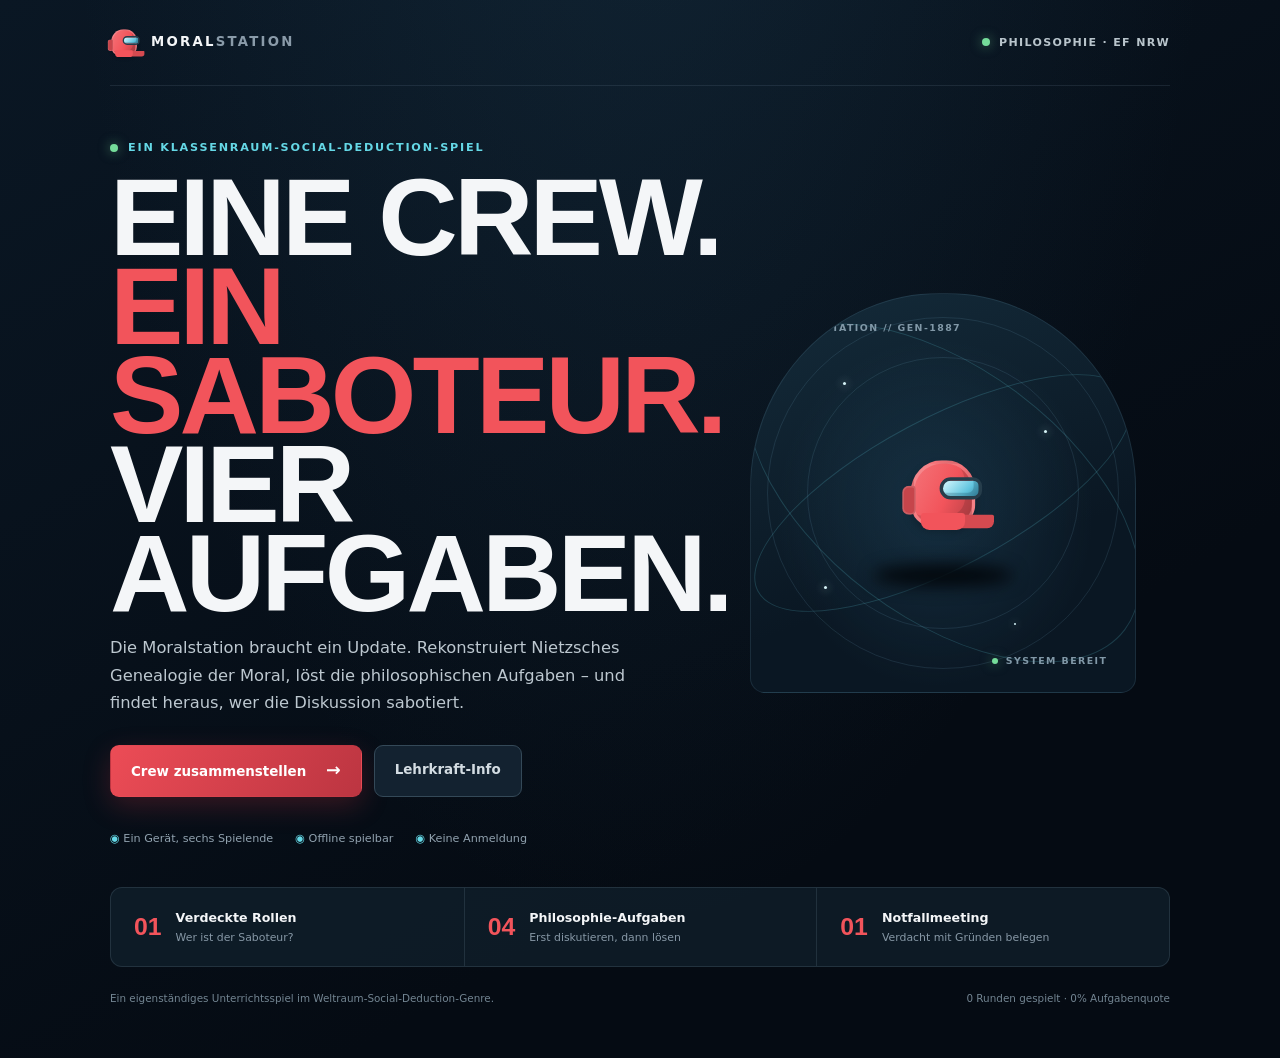
<file: index.html>
<!doctype html>
<html lang="de">
<head>
  <meta charset="utf-8">
  <meta name="viewport" content="width=device-width,initial-scale=1,viewport-fit=cover">
  <meta name="theme-color" content="#07111d">
  <meta name="description" content="Ein Weltraum-Social-Deduction-Spiel für Philosophie EF NRW: Rekonstruiert Nietzsches Genealogie der Moral und enttarnt den Saboteur.">
  <title>Moralstation – Philosophie EF NRW</title>
  <link rel="manifest" href="manifest.webmanifest">
  <link rel="stylesheet" href="style.css">
</head>
<body>
  <main id="app" class="shell" aria-live="polite"></main>
  <script>
    if ('serviceWorker' in navigator) {
      window.addEventListener('load', () => {
        navigator.serviceWorker.register('./sw.js').catch(() => {});
      });
    }
  </script>
  <script src="app.js"></script>
</body>
</html>
</file>
<file: style.css>
:root {
  color-scheme: dark;
  --space: #07111d;
  --panel: #101d2a;
  --panel-soft: #142434;
  --line: #263b4c;
  --ink: #f4f6f8;
  --muted: #a0b0bc;
  --red: #f2545b;
  --red-dark: #bc333e;
  --cyan: #65d8e6;
  --green: #75dc9a;
  --yellow: #f9cd65;
  --display: Impact, "Arial Narrow", sans-serif;
  --body: "Avenir Next", Avenir, ui-rounded, system-ui, sans-serif;
}

* { box-sizing: border-box; }

html { min-width: 320px; background: var(--space); }

body {
  min-width: 320px;
  min-height: 100vh;
  margin: 0;
  background:
    radial-gradient(ellipse at 50% -30%, rgba(42, 86, 113, .25), transparent 64%),
    linear-gradient(150deg, #0a1724, #050b13 70%);
  color: var(--ink);
  font: 16px/1.55 var(--body);
}

button, input { font: inherit; }
button { color: inherit; }
button:focus-visible, input:focus-visible, a:focus-visible { outline: 3px solid var(--cyan); outline-offset: 3px; }

.shell { width: min(1120px, 100%); min-height: 100vh; margin: auto; padding: 0 30px 28px; }
.home-screen { min-height: 100vh; }

.sitebar {
  height: 86px;
  display: flex;
  align-items: center;
  justify-content: space-between;
  border-bottom: 1px solid rgba(144, 173, 194, .13);
}

.wordmark { display: inline-flex; align-items: center; gap: 13px; color: var(--ink); text-decoration: none; font-weight: 900; font-size: .83rem; letter-spacing: .17em; }
.wordmark-light { color: #8a9ba9; }
.class-chip { display: inline-flex; align-items: center; gap: 9px; color: #b9c5cc; font-size: .69rem; font-weight: 800; letter-spacing: .12em; }
.status-dot { display: inline-block; flex: 0 0 auto; width: 8px; height: 8px; border-radius: 50%; background: var(--green); box-shadow: 0 0 12px rgba(117, 220, 154, .56); }

.hero-layout { min-height: 535px; display: grid; grid-template-columns: 1.08fr .92fr; align-items: center; gap: 20px; padding: 54px 0 40px; }
.hero-copy { position: relative; z-index: 1; }
.eyebrow { margin: 0 0 13px; color: var(--cyan); font-size: .7rem; line-height: 1.4; font-weight: 800; letter-spacing: .16em; }
.hero-copy .eyebrow { display: flex; align-items: center; gap: 10px; }
h1, h2, h3, p { margin-top: 0; }
h1 { margin: 16px 0 17px; font: 900 clamp(3.8rem, 8.6vw, 7.1rem)/.81 var(--display); letter-spacing: -.035em; text-transform: uppercase; }
.highlight { color: var(--red); }
.hero-description { max-width: 530px; color: #bdc8d0; font-size: 1.02rem; line-height: 1.68; }
.hero-actions, .button-row { display: flex; flex-wrap: wrap; align-items: center; gap: 12px; margin-top: 28px; }
.button { min-height: 52px; padding: 0 20px; border: 1px solid transparent; border-radius: 9px; cursor: pointer; font-size: .84rem; font-weight: 800; transition: transform .16s ease, filter .16s ease, background .16s ease; }
.button:hover, .vote-card:hover { transform: translateY(-2px); filter: brightness(1.1); }
.button-primary { color: white; background: linear-gradient(120deg, #ec4c56, #bc3541); box-shadow: 0 9px 28px rgba(220, 58, 69, .23); }
.button-primary span { margin-left: 15px; font-size: 1.1rem; }
.button-quiet { color: #d3dce2; background: #132230; border-color: #344958; }
.promise-row { display: flex; flex-wrap: wrap; gap: 10px 22px; margin-top: 33px; color: #91a2af; font-size: .7rem; }
.promise-row span::first-letter { color: var(--cyan); }

.station-art { position: relative; min-height: 400px; overflow: hidden; display: grid; place-items: center; isolation: isolate; border: 1px solid rgba(110, 153, 179, .17); border-radius: 49% 49% 15px 15px; background: radial-gradient(ellipse at 48% 55%, rgba(46, 101, 132, .28), transparent 56%), linear-gradient(160deg, #142b3a, #0a1723 65%); }
.station-art::before, .station-art::after { position: absolute; z-index: -1; content: ""; border: 1px solid rgba(118, 173, 202, .14); border-radius: 50%; }
.station-art::before { width: 350px; height: 350px; }
.station-art::after { width: 270px; height: 270px; }
.orbit { position: absolute; z-index: -1; border: 1px solid rgba(102, 217, 231, .19); border-radius: 50%; transform: rotate(-28deg); }
.orbit-one { width: 420px; height: 150px; }
.orbit-two { width: 455px; height: 250px; transform: rotate(37deg); }
.star { position: absolute; width: 3px; height: 3px; border-radius: 50%; background: #d6f3f7; box-shadow: 0 0 8px #d6f3f7; }
.star-one { top: 22%; left: 24%; }.star-two { top: 34%; right: 23%; }.star-three { bottom: 26%; left: 19%; }.star-four { right: 31%; bottom: 17%; width: 2px; height: 2px; }
.art-label { position: absolute; color: #8198a7; font-size: .59rem; font-weight: 700; letter-spacing: .15em; }
.label-top { top: 27px; left: 28px; }.label-bottom { bottom: 24px; right: 28px; display: flex; align-items: center; gap: 8px; }
.label-bottom .status-dot { width: 6px; height: 6px; }
.hero-crewmate { position: relative; display: grid; place-items: center; width: 190px; height: 220px; transform: translateY(3px); }
.hero-crewmate > .crewmate { transform: scale(1.6); }
.shadow { position: absolute; z-index: -1; bottom: 19px; left: 25px; width: 140px; height: 23px; border-radius: 50%; background: #03080d; filter: blur(8px); }

.crewmate { --suit: var(--red); position: relative; display: inline-block; flex: 0 0 auto; width: 38px; height: 39px; border: 2px solid rgba(255,255,255,.18); border-radius: 48% 45% 34% 34%; background: linear-gradient(115deg, color-mix(in srgb, var(--suit), white 17%), var(--suit) 56%, color-mix(in srgb, var(--suit), black 24%)); box-shadow: inset -4px -4px 0 rgba(0,0,0,.12), 0 3px 5px rgba(0,0,0,.25); }
.crewmate::before { position: absolute; content: ""; left: 4px; right: 4px; bottom: -4px; height: 10px; border-radius: 2px 2px 5px 5px; background: var(--suit); box-shadow: 18px 0 0 -1px color-mix(in srgb, var(--suit), black 12%); }
.crewmate .visor { position: absolute; top: 8px; right: -6px; width: 25px; height: 13px; border: 2px solid #263d4b; border-radius: 10px 8px 8px 10px; background: linear-gradient(135deg, #d6f9ff, #62c5df 66%, #388da8); box-shadow: inset -3px -2px 0 rgba(16, 58, 77, .23); }
.crewmate .pack { position: absolute; left: -7px; top: 13px; width: 8px; height: 17px; border-radius: 4px 2px 3px 4px; background: color-mix(in srgb, var(--suit), black 18%); border: 1px solid rgba(255,255,255,.13); }
.crewmate.tiny { transform: scale(.68); transform-origin: center; margin: -5px; }
.crewmate.large { transform: scale(1.7); margin: 22px 25px 27px; }
.crewmate.red { --suit: #f2545b; }.crewmate.blue { --suit: #4b9ee6; }.crewmate.yellow { --suit: #f2ce51; }.crewmate.green { --suit: #58c887; }.crewmate.pink { --suit: #d883c3; }.crewmate.orange { --suit: #ec9852; }.crewmate.cyan { --suit: #55c5d8; }

.brief-strip { display: grid; grid-template-columns: repeat(3, 1fr); border: 1px solid rgba(139, 166, 184, .17); border-radius: 12px; background: rgba(17, 32, 45, .75); }
.brief-strip > div { display: flex; align-items: center; gap: 14px; padding: 20px 23px; }
.brief-strip > div + div { border-left: 1px solid rgba(139, 166, 184, .17); }
.brief-number { color: var(--red); font: 800 1.55rem var(--display); }
.brief-strip b, .brief-strip small { display: block; }.brief-strip b { font-size: .79rem; }.brief-strip small { margin-top: 2px; color: #8798a6; font-size: .68rem; }
.home-footer { display: flex; justify-content: space-between; gap: 14px; padding: 23px 0; color: #738592; font-size: .65rem; }

.panel { width: min(760px, 100%); margin: 58px auto; padding: clamp(24px, 5vw, 48px); border: 1px solid #2b4152; border-radius: 16px; background: linear-gradient(145deg, rgba(20, 38, 53, .98), rgba(11, 24, 36, .98)); box-shadow: 0 25px 85px rgba(0,0,0,.33); }
.panel h2 { margin: 0 0 13px; font: 800 clamp(2.4rem, 7vw, 4rem)/.95 var(--display); text-transform: uppercase; letter-spacing: -.015em; }
.panel p { color: #b2c0ca; }
.screen-heading { margin-bottom: 26px; }.screen-heading > p:last-child { margin-bottom: 0; }
.crew-form { display: grid; grid-template-columns: 1fr 1fr; gap: 11px; }
.name-field { display: flex; align-items: center; gap: 11px; min-width: 0; padding: 8px 13px; border: 1px solid #344a5a; border-radius: 8px; background: #0b1824; }
.player-number { color: var(--cyan); font: 700 .82rem var(--display); }
.nameinput { width: 100%; min-width: 0; border: 0; outline: 0; color: var(--ink); background: transparent; }
.nameinput:focus-visible { outline: 0; }.name-field:focus-within { border-color: var(--cyan); }
.notice { display: flex; align-items: flex-start; gap: 11px; margin: 24px 0 4px; padding: 14px 16px; border: 1px solid rgba(101, 216, 230, .2); border-radius: 8px; background: rgba(101, 216, 230, .065); color: #b9ccd3; font-size: .79rem; }
.notice-icon { display: inline-grid; flex: 0 0 19px; width: 19px; height: 19px; place-items: center; border-radius: 50%; color: #09202a; background: var(--cyan); font-size: .72rem; font-weight: 900; }
.notice-warn { border-color: rgba(249, 205, 101, .23); background: rgba(249, 205, 101, .07); }.notice-warn .notice-icon { color: #221a08; background: var(--yellow); }

.pass-panel, .role-panel { text-align: center; max-width: 600px; padding-top: 50px; padding-bottom: 48px; }
.pass-panel > p:not(.eyebrow), .role-panel > p:not(.eyebrow) { max-width: 420px; margin: 10px auto 24px; }
.handoff-icon, .role-icon { display: grid; place-items: center; min-height: 110px; }
.pass-count, .role-label { color: #8b9eac !important; font-size: .66rem; font-weight: 800; letter-spacing: .18em; }
.pass-panel h2 { margin-top: 10px; }.role-panel h2 { color: var(--red); }
.role-crew h2 { color: var(--green); }.role-crew .eyebrow { color: var(--green); }
.role-panel .button, .pass-panel .button { margin-top: 6px; }

.briefing-panel > h2 { max-width: 520px; }.lead { font-size: 1rem; line-height: 1.7; }
.task-route { display: grid; grid-template-columns: repeat(4, 1fr); gap: 9px; margin: 28px 0; }
.route-stop { display: grid; justify-items: center; gap: 5px; padding: 14px 5px; border: 1px solid #304757; border-radius: 9px; background: #0c1925; }
.route-stop > span { color: var(--cyan); font-size: 1.3rem; }.route-stop small { color: var(--red); font: 700 .7rem var(--display); }.route-stop b { color: #c9d4db; font-size: .68rem; }
.briefing-panel > .button { margin-top: 24px; }

.mission-panel { width: min(800px, 100%); }
.mission-topline { display: flex; align-items: center; justify-content: space-between; gap: 12px; }
.timer { min-width: 69px; text-align: center; color: var(--yellow); font: 700 1.18rem var(--display); letter-spacing: .06em; font-variant-numeric: tabular-nums; }
.route-progress { display: flex; align-items: center; gap: 8px; margin: 13px 0 23px; }
.route-node { display: grid; flex: 1; height: 5px; place-items: center; border-radius: 10px; color: #7b8e9b; background: #304352; font-size: 0; }
.route-node.active { background: var(--red); box-shadow: 0 0 13px rgba(242, 84, 91, .5); }.route-node.complete { background: var(--green); }
.room-card { display: flex; align-items: center; gap: 14px; padding: 16px; border: 1px solid #314a5b; border-radius: 10px; background: linear-gradient(110deg, #152d3b, #122332); }
.room-icon { display: grid; flex: 0 0 45px; width: 45px; height: 45px; place-items: center; border-radius: 8px; color: var(--cyan); background: rgba(101,216,230,.11); font-size: 1.5rem; }
.room-card .eyebrow { margin-bottom: 1px; font-size: .58rem; }.room-card h2 { margin: 0; font-size: 1.6rem; }
.signal-bars { display: flex; align-items: flex-end; gap: 3px; margin-left: auto; height: 22px; }.signal-bars i { width: 4px; border-radius: 2px; background: var(--green); }.signal-bars i:nth-child(1) { height: 8px; }.signal-bars i:nth-child(2) { height: 15px; }.signal-bars i:nth-child(3) { height: 21px; }
.mission-question { margin: 26px 0 18px; }.task-type { color: var(--red); font-size: .62rem; font-weight: 800; letter-spacing: .15em; }.mission-question h3 { margin: 8px 0; font: 700 1.8rem/1.1 var(--display); }.mission-question p { margin-bottom: 0; color: #cfdae0; }
.choices { display: grid; gap: 9px; margin-top: 19px; }
.choice { display: grid; grid-template-columns: 35px 1fr 20px; align-items: center; gap: 11px; width: 100%; min-height: 66px; padding: 11px 15px; border: 1px solid #304655; border-radius: 9px; text-align: left; background: #101f2c; cursor: pointer; transition: border .15s, background .15s, transform .15s; }
.choice:hover { border-color: var(--cyan); background: #142a37; transform: translateX(2px); }
.choice-letter { display: grid; width: 30px; height: 30px; place-items: center; border-radius: 7px; color: var(--cyan); background: rgba(101,216,230,.1); font: 700 .9rem var(--display); }.choice-arrow { color: #8297a5; text-align: right; }
.discussion-tip { display: flex; gap: 9px; align-items: flex-start; margin: 20px 0 0 !important; color: #91a2ae !important; font-size: .72rem; }.discussion-tip span { color: var(--cyan); }

.result-panel { text-align: center; }.result-mark { display: grid; width: 58px; height: 58px; place-items: center; margin: 19px auto; border: 1px solid currentColor; border-radius: 50%; color: var(--green); font-size: 1.6rem; font-weight: 700; }.failure .result-mark { color: var(--yellow); }.result-panel h2 { font-size: clamp(2rem, 6vw, 3.3rem); }
.explanation { max-width: 570px; margin: 0 auto 22px; }.reflection-card { padding: 17px 20px; border: 1px solid #304756; border-radius: 9px; text-align: left; background: rgba(5, 15, 24, .5); }.reflection-card p { margin: 6px 0 0; }.result-panel > .button { margin-top: 24px; }

.meeting-panel { padding: 0; overflow: hidden; }.meeting-banner { display: flex; align-items: center; gap: 11px; padding: 15px 25px; color: #fff; background: linear-gradient(90deg, #ae2634, #dc3e49); font-size: .75rem; font-weight: 900; letter-spacing: .16em; }.meeting-banner .timer { margin-left: auto; color: #fff; }
.alert-beacon { width: 9px; height: 9px; border-radius: 50%; background: white; box-shadow: 0 0 15px white; animation: blink 1.1s infinite; }
@keyframes blink { 50% { opacity: .28; } }
.meeting-content { padding: clamp(24px, 5vw, 44px); }.meeting-content h2 { font-size: clamp(2.8rem, 8vw, 5rem); }.meeting-content > p:not(.eyebrow) { max-width: 560px; }
.vote-grid { display: grid; grid-template-columns: repeat(2, 1fr); gap: 9px; margin: 25px 0 13px; }
.vote-card { display: flex; align-items: center; gap: 13px; min-height: 63px; padding: 10px 13px; border: 1px solid #334b5b; border-radius: 8px; background: #10202d; cursor: pointer; text-align: left; transition: transform .15s, border .15s; }.vote-card:hover { border-color: var(--red); }
.vote-avatar { display: inline-grid; width: 35px; height: 39px; place-items: center; }.vote-avatar .crewmate { transform: scale(.77); }.vote-arrow { margin-left: auto; color: #8ba0ac; }

.summary-heading { display: flex; align-items: center; gap: 17px; margin: 22px 0; }.summary-heading .crewmate { margin: 14px 15px 16px 6px; }.summary-heading h2 { margin: 0 0 5px; font-size: clamp(2rem, 6vw, 3.4rem); }.summary-heading p { margin: 0; }
.summary-grid { display: grid; grid-template-columns: repeat(3, 1fr); gap: 10px; margin: 25px 0; }.summary-stat { min-width: 0; padding: 16px; border: 1px solid #314958; border-radius: 9px; background: #0d1b27; }.summary-stat span, .summary-stat b { display: block; }.summary-stat span { color: #92a5b1; font-size: .7rem; }.summary-stat b { margin-top: 8px; color: var(--cyan); font-size: 1rem; overflow-wrap: anywhere; }
.exit-ticket h3 { margin: 8px 0; font: 700 1.45rem var(--display); }.exit-ticket ol { margin: 10px 0 0; padding-left: 20px; color: #b8c7cf; font-size: .82rem; }.exit-ticket li + li { margin-top: 6px; }

.teacher-panel { width: min(900px, 100%); }.teacher-panel > h2 { max-width: 700px; }.teacher-cards { display: grid; grid-template-columns: repeat(3, 1fr); gap: 12px; margin: 25px 0; }.teacher-card { padding: 18px; border: 1px solid #304655; border-radius: 9px; background: #0e1d29; }.teacher-icon { color: var(--cyan); font-size: 1.5rem; }.teacher-card h3 { margin: 11px 0 7px; font: 700 1.35rem var(--display); }.teacher-card p { margin: 0; color: #aebdc6; font-size: .77rem; line-height: 1.6; }.teacher-small { margin: 20px 0 0; color: #82939e !important; font-size: .72rem; }

@media (max-width: 760px) {
  .shell { padding: 0 18px 18px; }
  .sitebar { height: 70px; }
  .hero-layout { grid-template-columns: 1fr .72fr; min-height: 490px; gap: 5px; padding: 45px 0 32px; }
  h1 { font-size: clamp(3.6rem, 10vw, 5.3rem); }
  .station-art { min-height: 340px; }
  .hero-crewmate { transform: scale(.84); }
  .brief-strip > div { gap: 9px; padding: 15px 12px; }
  .teacher-cards { grid-template-columns: 1fr; }
}

@media (max-width: 560px) {
  .shell { padding: 0 14px 14px; }
  .class-chip { font-size: .58rem; letter-spacing: .08em; }
  .hero-layout { display: flex; flex-direction: column; align-items: stretch; gap: 25px; padding-top: 39px; }
  h1 { font-size: clamp(4.05rem, 17vw, 5.6rem); }
  .hero-description { font-size: .94rem; }
  .promise-row { gap: 8px 15px; font-size: .62rem; }
  .station-art { min-height: 270px; border-radius: 130px 130px 12px 12px; }
  .hero-crewmate { min-height: 190px; transform: scale(.75); }
  .brief-strip { grid-template-columns: 1fr; }
  .brief-strip > div { padding: 12px 17px; }
  .brief-strip > div + div { border-top: 1px solid rgba(139,166,184,.17); border-left: 0; }
  .home-footer { flex-direction: column; padding-top: 16px; }
  .panel { margin: 24px auto; padding: 24px 19px; }
  .crew-form { grid-template-columns: 1fr; gap: 8px; }
  .task-route { gap: 5px; }
  .route-stop { padding: 11px 3px; }.route-stop b { font-size: .6rem; }
  .mission-topline { align-items: flex-start; }.mission-topline .eyebrow { max-width: 70%; }
  .choice { grid-template-columns: 29px 1fr 14px; gap: 8px; padding: 10px; font-size: .87rem; }
  .choice-letter { width: 27px; height: 27px; }
  .vote-grid { grid-template-columns: 1fr; }
  .summary-grid { grid-template-columns: 1fr; gap: 7px; }
  .summary-stat { display: flex; align-items: center; justify-content: space-between; gap: 12px; padding: 12px; }.summary-stat b { margin: 0; text-align: right; }
  .summary-heading { align-items: flex-start; gap: 7px; }.summary-heading .crewmate { transform: scale(1.35); transform-origin: left center; margin-right: 3px; }
  .hero-actions .button { width: 100%; }
  .button-row .button { flex: 1; }
}

@media (prefers-reduced-motion: reduce) {
  *, *::before, *::after { scroll-behavior: auto !important; animation-duration: .01ms !important; transition-duration: .01ms !important; }
}
</file>
